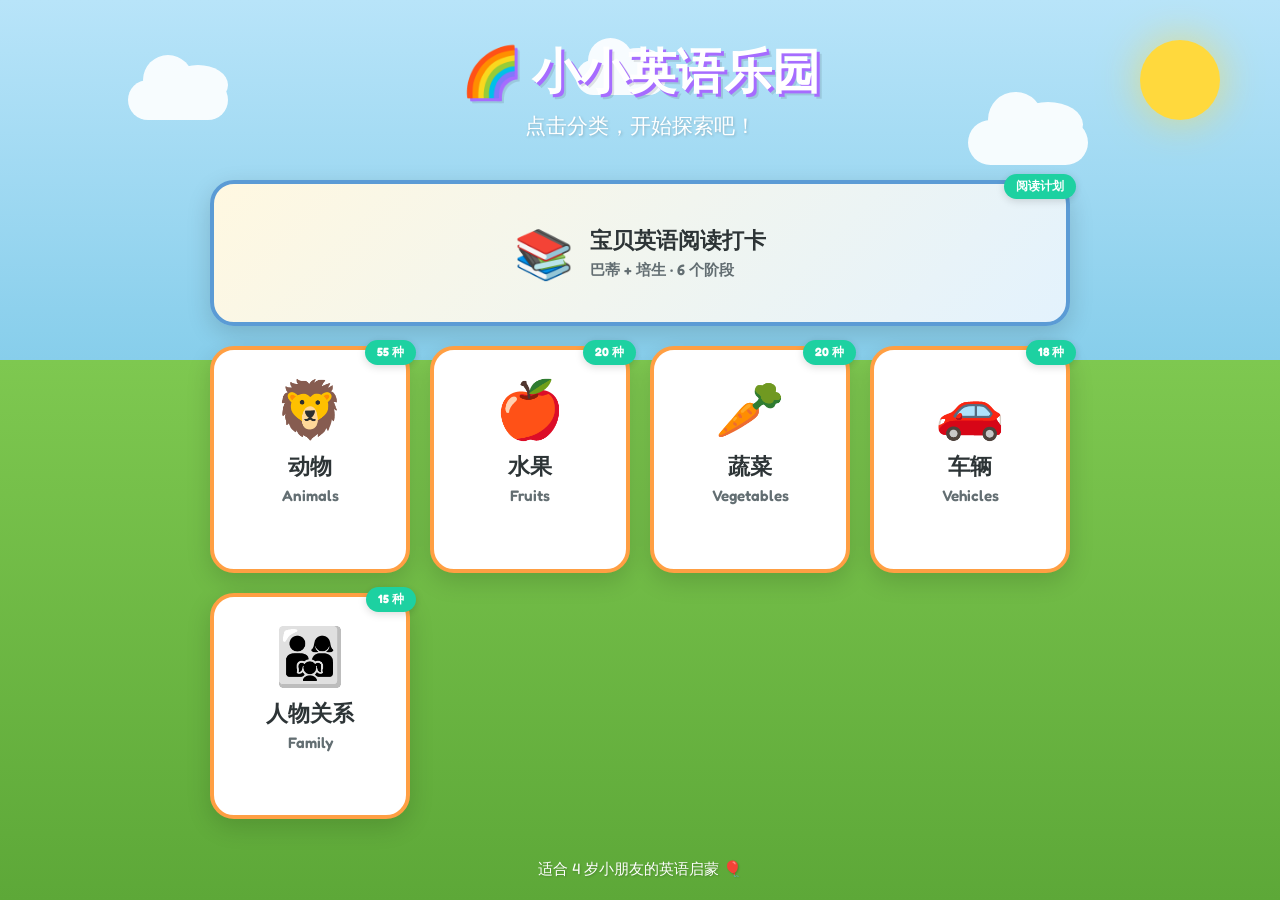
<file: index.html>
<!DOCTYPE html>
<html lang="zh-CN">
<head>
  <meta charset="UTF-8">
  <meta name="viewport" content="width=device-width, initial-scale=1.0, maximum-scale=1.0, minimum-scale=1.0, viewport-fit=cover">
  <title>小小英语乐园 🌈</title>
  <link rel="preconnect" href="https://fonts.googleapis.com">
  <link rel="preconnect" href="https://fonts.gstatic.com" crossorigin>
  <link href="https://fonts.googleapis.com/css2?family=Fredoka:wght@400;600;700&display=swap" rel="stylesheet">
  <link rel="stylesheet" href="css/style.css">
</head>
<body class="home-page">
  <div class="sky-bg">
    <div class="cloud cloud-1"></div>
    <div class="cloud cloud-2"></div>
    <div class="cloud cloud-3"></div>
    <div class="sun"></div>
  </div>

  <header class="header">
    <h1 class="title">🌈 小小英语乐园</h1>
    <p class="subtitle">点击分类，开始探索吧！</p>
  </header>

  <main class="categories">
    <a href="reading-checkin.html" class="category-card category-active category-featured">
      <div class="card-icon">📚</div>
      <div>
        <h2>宝贝英语阅读打卡</h2>
        <p>巴蒂 + 培生 · 6 个阶段</p>
      </div>
      <span class="badge">阅读计划</span>
    </a>

    <a href="animals.html" class="category-card category-active">
      <div class="card-icon">🦁</div>
      <h2>动物</h2>
      <p>Animals</p>
      <span class="badge">55 种</span>
    </a>

    <a href="fruits.html" class="category-card category-active">
      <div class="card-icon">🍎</div>
      <h2>水果</h2>
      <p>Fruits</p>
      <span class="badge">20 种</span>
    </a>

    <a href="vegetables.html" class="category-card category-active">
      <div class="card-icon">🥕</div>
      <h2>蔬菜</h2>
      <p>Vegetables</p>
      <span class="badge">20 种</span>
    </a>

    <a href="vehicles.html" class="category-card category-active">
      <div class="card-icon">🚗</div>
      <h2>车辆</h2>
      <p>Vehicles</p>
      <span class="badge">18 种</span>
    </a>

    <a href="family.html" class="category-card category-active">
      <div class="card-icon">👨‍👩‍👧</div>
      <h2>人物关系</h2>
      <p>Family</p>
      <span class="badge">15 种</span>
    </a>
  </main>

  <footer class="footer">
    <p>适合 4 岁小朋友的英语启蒙 🎈</p>
  </footer>
</body>
</html>
</file>
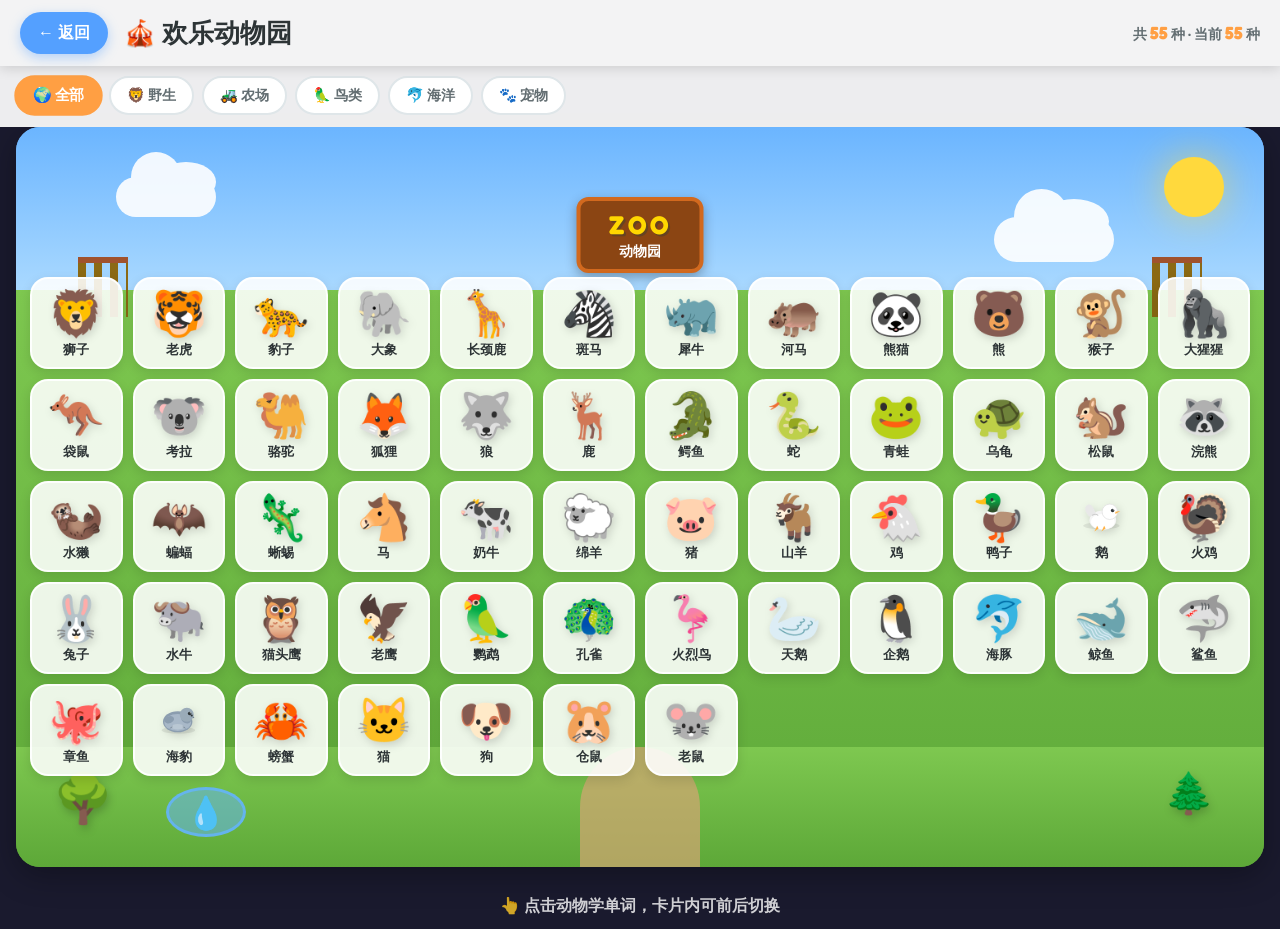
<file: animals.html>
<!DOCTYPE html>
<html lang="zh-CN">
<head>
  <meta charset="UTF-8">
  <meta name="viewport" content="width=device-width, initial-scale=1.0, maximum-scale=1.0, minimum-scale=1.0, viewport-fit=cover">
  <title>动物园 🦁 - 小小英语乐园</title>
  <link rel="preconnect" href="https://fonts.googleapis.com">
  <link rel="preconnect" href="https://fonts.gstatic.com" crossorigin>
  <link href="https://fonts.googleapis.com/css2?family=Fredoka:wght@400;600;700&display=swap" rel="stylesheet">
  <link rel="stylesheet" href="css/style.css">
</head>
<body class="scene-page zoo-page">
  <nav class="top-nav">
    <a href="index.html" class="back-btn" aria-label="返回首页">← 返回</a>
    <h1 class="scene-title">🎪 欢乐动物园</h1>
    <span class="item-count">共 <strong id="itemCount">0</strong> 种 · 当前 <strong id="visibleCount">0</strong> 种</span>
  </nav>
  <div class="zone-tabs" id="zoneTabs"></div>
  <div class="learning-scene zoo-scene">
    <div class="scene-sky zoo-sky">
      <div class="cloud cloud-1"></div>
      <div class="cloud cloud-2"></div>
      <div class="sun"></div>
    </div>
    <div class="scene-sign zoo-sign"><span>ZOO</span><small>动物园</small></div>
    <div class="fence fence-left"></div>
    <div class="fence fence-right"></div>
    <div class="scene-ground zoo-ground">
      <div class="path"></div>
      <div class="tree tree-1">🌳</div>
      <div class="tree tree-2">🌲</div>
      <div class="pond">💧</div>
    </div>
    <div class="items-container" id="itemsContainer"></div>
  </div>
  <div class="item-modal" id="itemModal" aria-hidden="true">
    <div class="modal-backdrop" id="modalBackdrop"></div>
    <div class="modal-layout">
      <button class="modal-nav modal-prev" id="modalPrev" aria-label="上一个" type="button">◀</button>
      <div class="modal-content" role="dialog">
        <button class="modal-close" id="modalClose" aria-label="关闭" type="button">✕</button>
        <p class="modal-index" id="modalIndex"></p>
        <div class="modal-item-icon" id="modalIcon"></div>
        <h2 class="modal-english" id="modalEnglish"></h2>
        <p class="modal-chinese" id="modalChinese"></p>
        <div class="modal-sentence">
          <p class="sentence-en" id="modalSentenceEn"></p>
          <p class="sentence-zh" id="modalSentenceZh"></p>
        </div>
        <button class="replay-btn" id="replayBtn" type="button">🔊 再读一遍</button>
      </div>
      <button class="modal-nav modal-next" id="modalNext" aria-label="下一个" type="button">▶</button>
    </div>
  </div>
  <p class="hint">👆 点击动物学单词，卡片内可前后切换</p>
  <script src="js/icons.js"></script>
  <script src="js/sentences.js"></script>
  <script src="js/speech.js"></script>
  <script src="js/scene.js"></script>
  <script src="js/animals.js"></script>
</body>
</html>
</file>
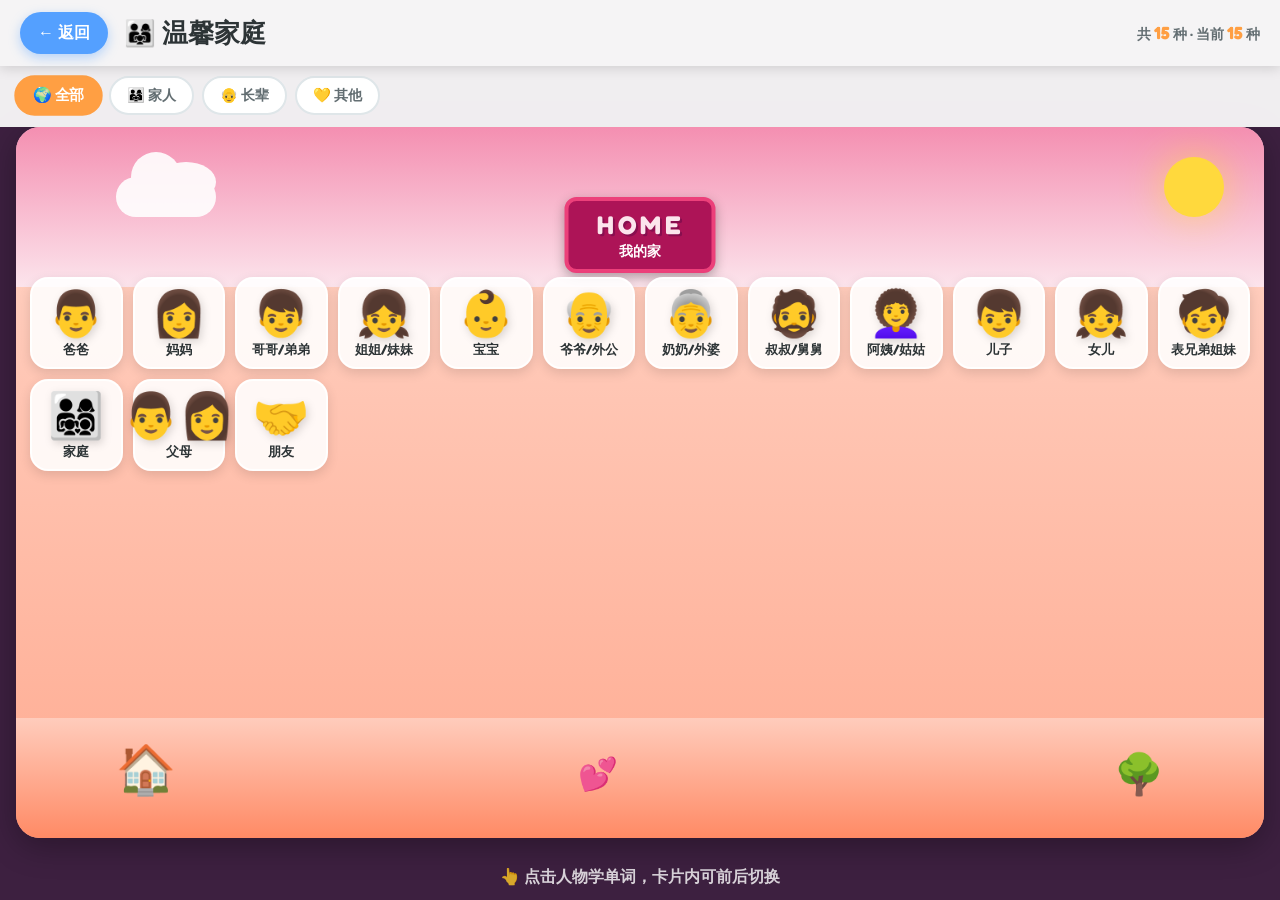
<file: family.html>
<!DOCTYPE html>
<html lang="zh-CN">
<head>
  <meta charset="UTF-8">
  <meta name="viewport" content="width=device-width, initial-scale=1.0, maximum-scale=1.0, minimum-scale=1.0, viewport-fit=cover">
  <title>我的家庭 👨‍👩‍👧 - 小小英语乐园</title>
  <link rel="preconnect" href="https://fonts.googleapis.com">
  <link rel="preconnect" href="https://fonts.gstatic.com" crossorigin>
  <link href="https://fonts.googleapis.com/css2?family=Fredoka:wght@400;600;700&display=swap" rel="stylesheet">
  <link rel="stylesheet" href="css/style.css">
</head>
<body class="scene-page family-page">
  <nav class="top-nav">
    <a href="index.html" class="back-btn" aria-label="返回首页">← 返回</a>
    <h1 class="scene-title">👨‍👩‍👧 温馨家庭</h1>
    <span class="item-count">共 <strong id="itemCount">0</strong> 种 · 当前 <strong id="visibleCount">0</strong> 种</span>
  </nav>
  <div class="zone-tabs" id="zoneTabs"></div>
  <div class="learning-scene family-scene">
    <div class="scene-sky home-sky">
      <div class="cloud cloud-1"></div>
      <div class="sun"></div>
    </div>
    <div class="scene-sign home-sign"><span>HOME</span><small>我的家</small></div>
    <div class="scene-ground home-ground">
      <div class="home-house">🏠</div>
      <div class="home-heart">💕</div>
      <div class="home-tree">🌳</div>
    </div>
    <div class="items-container" id="itemsContainer"></div>
  </div>
  <div class="item-modal" id="itemModal" aria-hidden="true">
    <div class="modal-backdrop" id="modalBackdrop"></div>
    <div class="modal-layout">
      <button class="modal-nav modal-prev" id="modalPrev" aria-label="上一个" type="button">◀</button>
      <div class="modal-content" role="dialog">
        <button class="modal-close" id="modalClose" aria-label="关闭" type="button">✕</button>
        <p class="modal-index" id="modalIndex"></p>
        <div class="modal-item-icon" id="modalIcon"></div>
        <h2 class="modal-english" id="modalEnglish"></h2>
        <p class="modal-chinese" id="modalChinese"></p>
        <div class="modal-sentence">
          <p class="sentence-en" id="modalSentenceEn"></p>
          <p class="sentence-zh" id="modalSentenceZh"></p>
        </div>
        <button class="replay-btn" id="replayBtn" type="button">🔊 再读一遍</button>
      </div>
      <button class="modal-nav modal-next" id="modalNext" aria-label="下一个" type="button">▶</button>
    </div>
  </div>
  <p class="hint">👆 点击人物学单词，卡片内可前后切换</p>
  <script src="js/speech.js"></script>
  <script src="js/scene.js"></script>
  <script src="js/family.js"></script>
</body>
</html>
</file>
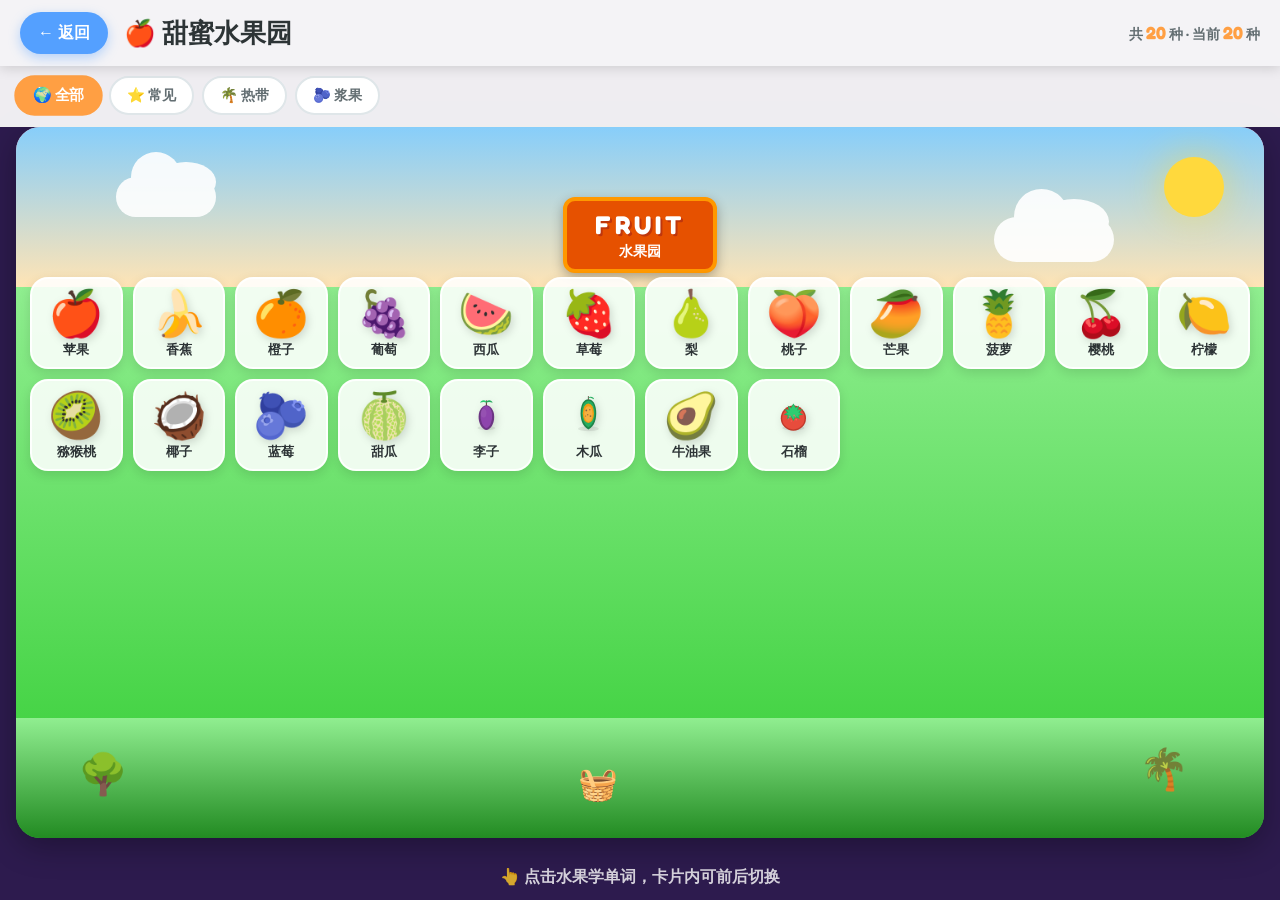
<file: fruits.html>
<!DOCTYPE html>
<html lang="zh-CN">
<head>
  <meta charset="UTF-8">
  <meta name="viewport" content="width=device-width, initial-scale=1.0, maximum-scale=1.0, minimum-scale=1.0, viewport-fit=cover">
  <title>水果园 🍎 - 小小英语乐园</title>
  <link rel="preconnect" href="https://fonts.googleapis.com">
  <link rel="preconnect" href="https://fonts.gstatic.com" crossorigin>
  <link href="https://fonts.googleapis.com/css2?family=Fredoka:wght@400;600;700&display=swap" rel="stylesheet">
  <link rel="stylesheet" href="css/style.css">
</head>
<body class="scene-page fruits-page">
  <nav class="top-nav">
    <a href="index.html" class="back-btn" aria-label="返回首页">← 返回</a>
    <h1 class="scene-title">🍎 甜蜜水果园</h1>
    <span class="item-count">共 <strong id="itemCount">0</strong> 种 · 当前 <strong id="visibleCount">0</strong> 种</span>
  </nav>
  <div class="zone-tabs" id="zoneTabs"></div>
  <div class="learning-scene fruits-scene">
    <div class="scene-sky fruits-sky">
      <div class="cloud cloud-1"></div>
      <div class="cloud cloud-2"></div>
      <div class="sun"></div>
    </div>
    <div class="scene-sign fruits-sign"><span>FRUIT</span><small>水果园</small></div>
    <div class="scene-ground fruits-ground">
      <div class="fruit-tree tree-1">🌳</div>
      <div class="fruit-tree tree-2">🌴</div>
      <div class="fruit-basket">🧺</div>
    </div>
    <div class="items-container" id="itemsContainer"></div>
  </div>
  <div class="item-modal" id="itemModal" aria-hidden="true">
    <div class="modal-backdrop" id="modalBackdrop"></div>
    <div class="modal-layout">
      <button class="modal-nav modal-prev" id="modalPrev" aria-label="上一个" type="button">◀</button>
      <div class="modal-content" role="dialog">
        <button class="modal-close" id="modalClose" aria-label="关闭" type="button">✕</button>
        <p class="modal-index" id="modalIndex"></p>
        <div class="modal-item-icon" id="modalIcon"></div>
        <h2 class="modal-english" id="modalEnglish"></h2>
        <p class="modal-chinese" id="modalChinese"></p>
        <div class="modal-sentence">
          <p class="sentence-en" id="modalSentenceEn"></p>
          <p class="sentence-zh" id="modalSentenceZh"></p>
        </div>
        <button class="replay-btn" id="replayBtn" type="button">🔊 再读一遍</button>
      </div>
      <button class="modal-nav modal-next" id="modalNext" aria-label="下一个" type="button">▶</button>
    </div>
  </div>
  <p class="hint">👆 点击水果学单词，卡片内可前后切换</p>
  <script src="js/icons.js"></script>
  <script src="js/speech.js"></script>
  <script src="js/scene.js"></script>
  <script src="js/fruits.js"></script>
</body>
</html>
</file>
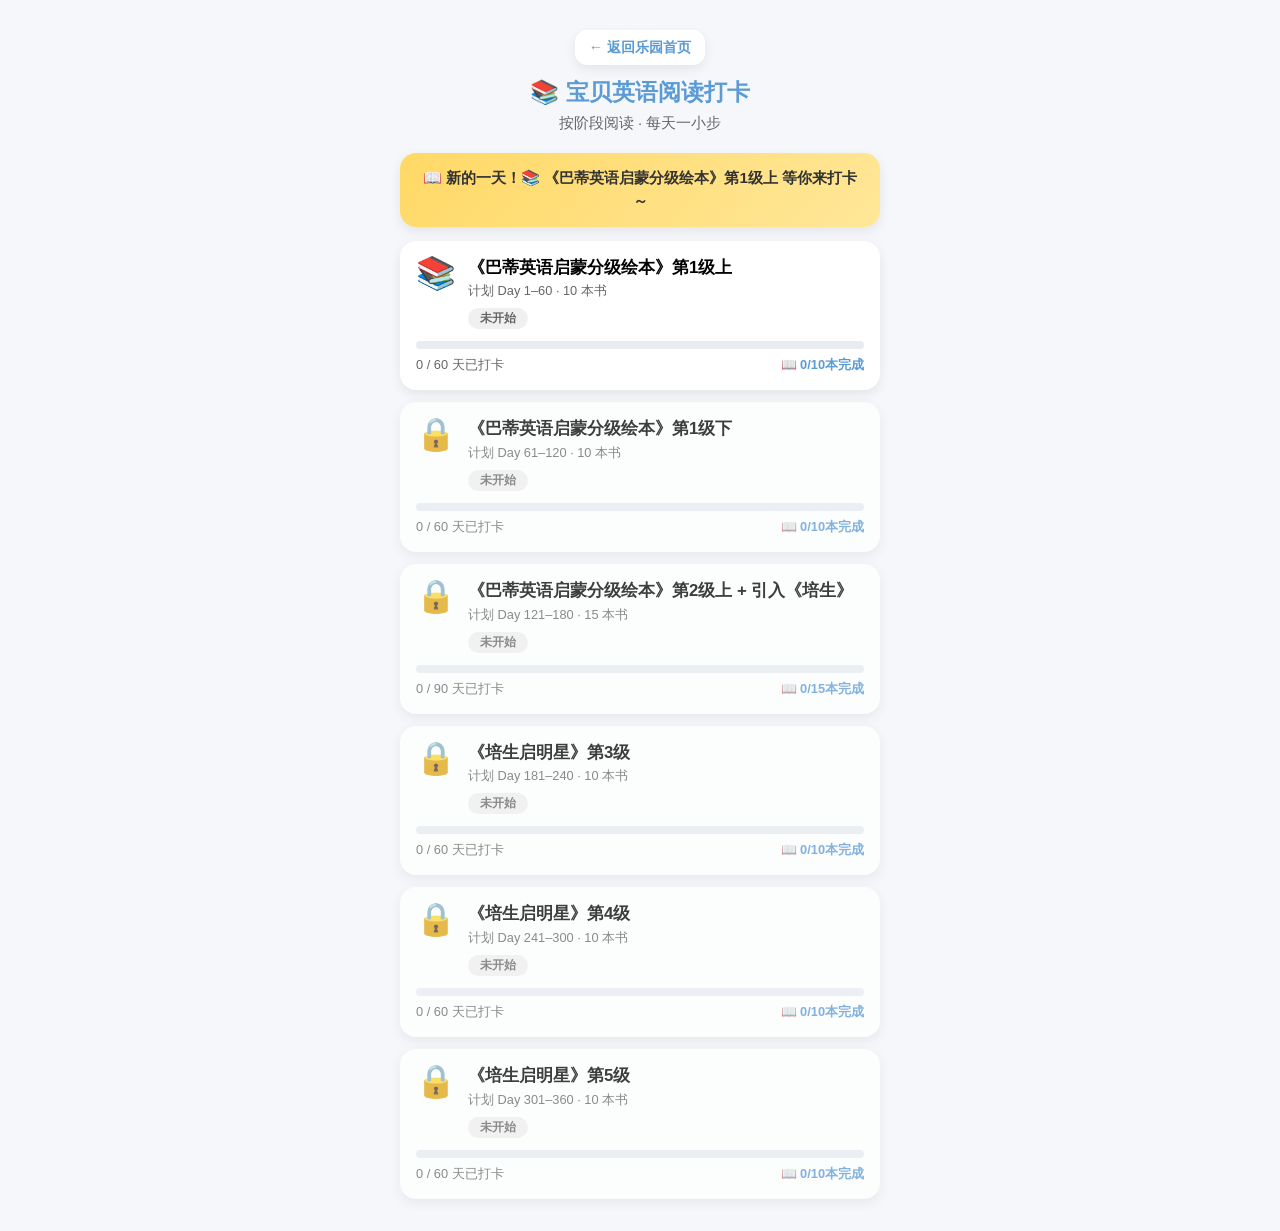
<file: reading-checkin.html>
<!DOCTYPE html>
<html lang="zh-CN">
<head>
  <meta charset="UTF-8">
  <meta name="viewport" content="width=device-width, initial-scale=1.0, maximum-scale=1.0, viewport-fit=cover">
  <title>宝贝英语阅读打卡</title>
  <style>
    :root {
      --primary: #5B9BD5;
      --primary-light: #7EC8E3;
      --secondary: #FFD966;
      --bg: #F5F7FA;
      --card: #FFFFFF;
      --done: #52C41A;
      --doing: #1890FF;
      --todo: #D9D9D9;
      --text: #333333;
      --text-muted: #666666;
      --progress-bg: #E8ECF1;
      --dot-off: #E0E0E0;
      --shadow: 0 4px 12px rgba(0, 0, 0, 0.08);
      --radius: 16px;
    }

    * { box-sizing: border-box; margin: 0; padding: 0; }

    body {
      font-family: "Comic Sans MS", "Yuanti SC", "YouYuan", "STYuanti-SC-Regular", "PingFang SC", cursive, sans-serif;
      background: var(--bg);
      color: var(--text);
      min-height: 100vh;
      padding: 12px 14px 32px;
      -webkit-tap-highlight-color: transparent;
    }

    #app { max-width: 480px; margin: 0 auto; position: relative; }

    /* 页面切换淡入淡出 */
    .page {
      display: none;
      opacity: 0;
      transition: opacity 0.3s ease;
    }

    .page.active {
      display: block;
      opacity: 1;
      animation: pageFadeIn 0.3s ease forwards;
    }

    @keyframes pageFadeIn {
      from { opacity: 0; transform: translateY(8px); }
      to { opacity: 1; transform: translateY(0); }
    }

    /* 每日欢迎条 */
    .daily-banner {
      background: linear-gradient(135deg, var(--secondary) 0%, #ffe799 100%);
      border-radius: var(--radius);
      padding: 14px 16px;
      margin-bottom: 14px;
      box-shadow: var(--shadow);
      font-size: 0.95rem;
      font-weight: 700;
      color: var(--text);
      text-align: center;
      line-height: 1.5;
      animation: pageFadeIn 0.4s ease;
    }

    .daily-banner.hidden { display: none; }

    /* —— 首页 —— */
    .home-header {
      text-align: center;
      padding: 18px 8px 20px;
    }

    .home-to-index {
      display: inline-block;
      margin-bottom: 12px;
      font-size: 0.9rem;
      font-weight: 600;
      color: var(--primary);
      text-decoration: none;
      background: var(--card);
      padding: 8px 14px;
      border-radius: 12px;
      box-shadow: var(--shadow);
    }

    .home-header h1 {
      font-size: 1.45rem;
      font-weight: 700;
      color: var(--primary);
    }

    .home-header p {
      margin-top: 6px;
      color: var(--text-muted);
      font-size: 0.92rem;
    }

    #stage-list {
      display: flex;
      flex-direction: column;
      gap: 12px;
    }

    .stage-card {
      display: block;
      width: 100%;
      text-align: left;
      border: none;
      background: var(--card);
      border-radius: var(--radius);
      box-shadow: var(--shadow);
      padding: 16px;
      cursor: pointer;
      position: relative;
      transition: transform 0.15s ease;
    }

    .stage-card:active { transform: scale(0.98); }

    .stage-card.is-locked { opacity: 0.75; }

    .stage-card-top {
      display: flex;
      align-items: flex-start;
      gap: 12px;
    }

    .stage-emoji {
      font-size: 2rem;
      line-height: 1;
      flex-shrink: 0;
    }

    .stage-name {
      font-size: 1.05rem;
      font-weight: 700;
      line-height: 1.35;
    }

    .stage-meta {
      margin-top: 4px;
      font-size: 0.8rem;
      color: var(--text-muted);
    }

    .stage-status {
      display: inline-block;
      margin-top: 8px;
      font-size: 12px;
      font-weight: 600;
      padding: 2px 12px;
      border-radius: 20px;
    }

    .stage-status.todo { background: #f0f0f0; color: var(--text-muted); }
    .stage-status.doing { background: rgba(24, 144, 255, 0.12); color: var(--doing); }
    .stage-status.done { background: rgba(82, 196, 26, 0.12); color: var(--done); }

    .stage-progress-bar {
      margin-top: 12px;
      height: 8px;
      background: var(--progress-bg);
      border-radius: 999px;
      overflow: hidden;
    }

    .stage-progress-fill {
      height: 100%;
      background: linear-gradient(90deg, var(--primary) 0%, var(--primary-light) 100%);
      border-radius: 999px;
      transition: width 0.5s ease;
    }

    .stage-footer {
      display: flex;
      justify-content: space-between;
      align-items: center;
      margin-top: 8px;
      font-size: 0.8rem;
      color: var(--text-muted);
    }

    .stage-books-done {
      font-weight: 700;
      color: var(--primary);
    }

    /* —— 详情页 —— */
    .detail-day-bar {
      text-align: center;
      font-size: 0.95rem;
      font-weight: 700;
      color: var(--primary);
      background: var(--card);
      border-radius: 12px;
      padding: 10px;
      margin-bottom: 12px;
      box-shadow: var(--shadow);
    }

    .detail-nav {
      display: grid;
      grid-template-columns: 64px 1fr;
      align-items: center;
      gap: 8px;
      margin-bottom: 12px;
    }

    .btn-back {
      border: none;
      background: var(--card);
      box-shadow: var(--shadow);
      border-radius: 12px;
      padding: 10px 8px;
      font-size: 0.9rem;
      font-weight: 600;
      color: var(--text);
      cursor: pointer;
      font-family: inherit;
    }

    .nav-center { min-width: 0; }

    .nav-stage {
      font-size: 0.75rem;
      color: var(--text-muted);
      white-space: nowrap;
      overflow: hidden;
      text-overflow: ellipsis;
    }

    .nav-book {
      font-size: 1rem;
      font-weight: 700;
      white-space: nowrap;
      overflow: hidden;
      text-overflow: ellipsis;
    }

    /* 今日任务卡片 */
    .today-card {
      background: #FFF8E1;
      border: 2px solid var(--secondary);
      border-radius: var(--radius);
      padding: 18px 16px;
      box-shadow: var(--shadow);
      margin-bottom: 14px;
      transition: background 0.3s ease, border-color 0.3s ease;
    }

    .today-card.is-done {
      background: rgba(82, 196, 26, 0.1);
      border-color: var(--done);
    }

    .today-card-title {
      font-size: 0.95rem;
      font-weight: 700;
      margin-bottom: 12px;
      color: #b8860b;
    }

    .today-card.is-done .today-card-title { color: var(--done); }

    .today-card-body {
      font-size: 1.1rem;
      line-height: 1.7;
      font-weight: 600;
      word-break: break-word;
      /* 固定至少 2 行：1.1rem × 1.7 × 2 ≈ 3.74rem；超过 2 行自动增高 */
      min-height: calc(1.1rem * 1.7 * 2);
    }

    .today-card-done-msg {
      font-size: 1.25rem;
      font-weight: 700;
      color: var(--done);
      text-align: center;
      /* 完成态也占满 2 行区域，垂直居中 */
      min-height: calc(1.1rem * 1.7 * 2);
      display: flex;
      align-items: center;
      justify-content: center;
      padding: 0;
    }

    /* 6 天圆点 */
    .dots-section {
      background: var(--card);
      border-radius: var(--radius);
      padding: 16px 8px 14px;
      box-shadow: var(--shadow);
      margin-bottom: 14px;
    }

    .dots-section-title {
      font-size: 0.85rem;
      font-weight: 700;
      color: var(--text-muted);
      text-align: center;
      margin-bottom: 14px;
    }

    .dots-row {
      display: grid;
      grid-template-columns: repeat(6, 1fr);
      gap: 2px;
    }

    .dot-item {
      display: flex;
      flex-direction: column;
      align-items: center;
      gap: 5px;
      border: none;
      background: transparent;
      cursor: pointer;
      padding: 4px 2px;
      min-width: 0;
      font-family: inherit;
    }

    .dot-num {
      font-size: 0.75rem;
      color: var(--text-muted);
      font-weight: 600;
    }

    .dot-circle {
      width: 32px;
      height: 32px;
      min-width: 32px;
      min-height: 32px;
      border-radius: 50%;
      display: flex;
      align-items: center;
      justify-content: center;
      font-size: 0.85rem;
      background: var(--dot-off);
      color: var(--text-muted);
      transition: background 0.2s ease, transform 0.2s ease;
    }

    .dot-item.is-today .dot-circle {
      box-shadow: 0 0 0 3px rgba(91, 155, 213, 0.35);
      border: 2px solid var(--primary);
      background: #fff;
    }

    .dot-item.is-done .dot-circle {
      background: var(--done);
      color: #fff;
      border: none;
    }

    .dot-item.is-done .dot-circle::after { content: "✓"; font-weight: 700; }
    .dot-item.is-done .dot-circle { font-size: 0; }
    .dot-item.is-done .dot-circle::after { font-size: 1rem; }

    .dot-circle.dot-bounce {
      animation: dotElastic 0.45s cubic-bezier(0.34, 1.56, 0.64, 1);
    }

    @keyframes dotElastic {
      0% { transform: scale(1); }
      30% { transform: scale(0.7); }
      70% { transform: scale(1.15); }
      100% { transform: scale(1); }
    }

    .dot-label {
      font-size: 0.65rem;
      line-height: 1.2;
      color: var(--text-muted);
      text-align: center;
      font-weight: 600;
    }

    .dot-item.is-done .dot-label { color: var(--done); }
    .dot-item.is-today .dot-label { color: var(--text); }

    /* 书籍列表 */
    .book-list-section {
      background: var(--card);
      border-radius: var(--radius);
      padding: 12px;
      box-shadow: var(--shadow);
      margin-bottom: 14px;
      max-height: 220px;
      overflow-y: auto;
    }

    .book-list-title {
      font-size: 0.85rem;
      font-weight: 700;
      color: var(--text-muted);
      margin-bottom: 10px;
    }

    .book-card {
      display: flex;
      align-items: flex-start;
      gap: 12px;
      padding: 12px 16px;
      margin-bottom: 10px;
      border-radius: 12px;
      background: #fafafa;
      border: none;
      width: 100%;
      text-align: left;
      cursor: pointer;
      font-family: inherit;
      transition: background 0.2s ease;
    }

    .book-card:last-child { margin-bottom: 0; }

    .book-card.is-viewing {
      border-left: 4px solid var(--primary);
      background: rgba(91, 155, 213, 0.12);
      box-shadow: inset 0 0 0 1px rgba(91, 155, 213, 0.2);
    }

    .book-card.is-current:not(.is-viewing) {
      border-left: 4px solid var(--secondary);
      background: rgba(255, 217, 102, 0.12);
    }

    .book-card.is-complete { opacity: 0.85; }

    .book-card-num {
      flex-shrink: 0;
      width: 28px;
      height: 28px;
      border-radius: 50%;
      background: var(--progress-bg);
      color: var(--primary);
      font-size: 0.82rem;
      font-weight: 700;
      display: flex;
      align-items: center;
      justify-content: center;
      line-height: 1;
    }

    .book-card.is-viewing .book-card-num {
      background: var(--primary);
      color: #fff;
    }

    .book-card.is-current:not(.is-viewing) .book-card-num {
      background: var(--secondary);
      color: var(--text);
    }

    .book-card-content {
      flex: 1;
      min-width: 0;
    }

    .book-card-name {
      font-size: 0.9rem;
      font-weight: 700;
    }

    .book-card-meta {
      font-size: 0.75rem;
      color: var(--text-muted);
      margin-top: 4px;
    }

    /* 快捷操作 */
    .action-area { margin-bottom: 12px; text-align: center; }

    .btn-checkin {
      display: block;
      width: 100%;
      border: none;
      background: linear-gradient(135deg, var(--primary) 0%, var(--primary-light) 100%);
      color: #fff;
      font-size: 1.15rem;
      font-weight: 700;
      padding: 16px;
      border-radius: 14px;
      cursor: pointer;
      box-shadow: 0 6px 16px rgba(91, 155, 213, 0.4);
      font-family: inherit;
    }

    .btn-checkin:active { transform: scale(0.97); }

    .encourage {
      background: rgba(82, 196, 26, 0.1);
      border: 1px solid rgba(82, 196, 26, 0.3);
      border-radius: 14px;
      padding: 16px;
      font-size: 1.05rem;
      font-weight: 700;
      color: var(--done);
    }

    .helper-tip {
      text-align: center;
      font-size: 0.8rem;
      color: var(--text-muted);
      margin-bottom: 14px;
    }

    .book-nav {
      display: flex;
      gap: 8px;
      margin-bottom: 12px;
    }

    .book-nav button {
      flex: 1;
      border: none;
      background: var(--card);
      box-shadow: var(--shadow);
      border-radius: 12px;
      padding: 10px;
      font-size: 0.85rem;
      font-weight: 600;
      cursor: pointer;
      font-family: inherit;
    }

    .book-nav button:disabled { opacity: 0.4; cursor: not-allowed; }

    .btn-reset {
      display: block;
      width: 100%;
      border: 1px dashed var(--todo);
      background: transparent;
      color: var(--text-muted);
      border-radius: 12px;
      padding: 12px;
      font-size: 0.85rem;
      cursor: pointer;
      font-family: inherit;
    }

    /* 完成一本书 — 浮动通知 */
    .toast {
      position: fixed;
      top: 50%;
      left: 50%;
      transform: translate(-50%, -50%) scale(0.8);
      background: var(--card);
      border-radius: var(--radius);
      padding: 24px 32px;
      box-shadow: 0 8px 32px rgba(0, 0, 0, 0.18);
      font-size: 1.2rem;
      font-weight: 700;
      color: var(--text);
      z-index: 1000;
      opacity: 0;
      pointer-events: none;
      transition: opacity 0.3s ease, transform 0.3s ease;
    }

    .toast.show {
      opacity: 1;
      transform: translate(-50%, -50%) scale(1);
      pointer-events: auto;
    }

    /* 完成阶段 — 全屏庆祝 */
    .celebration-overlay {
      position: fixed;
      inset: 0;
      background: rgba(0, 0, 0, 0.55);
      z-index: 2000;
      display: none;
      align-items: center;
      justify-content: center;
      flex-direction: column;
      cursor: pointer;
    }

    .celebration-overlay.show { display: flex; animation: pageFadeIn 0.3s ease; }

    .celebration-text {
      font-size: 1.6rem;
      font-weight: 700;
      color: #fff;
      text-align: center;
      padding: 20px;
      text-shadow: 0 2px 8px rgba(0, 0, 0, 0.3);
      z-index: 2002;
    }

    .celebration-hint {
      font-size: 0.9rem;
      color: rgba(255, 255, 255, 0.8);
      margin-top: 8px;
      z-index: 2002;
    }

    .confetti-container {
      position: fixed;
      inset: 0;
      pointer-events: none;
      overflow: hidden;
      z-index: 2001;
    }

    .confetti-item {
      position: absolute;
      top: -40px;
      font-size: 1.5rem;
      animation: confettiFall linear forwards;
    }

    @keyframes confettiFall {
      0% { transform: translateY(0) rotate(0deg); opacity: 1; }
      100% { transform: translateY(110vh) rotate(720deg); opacity: 0.3; }
    }
  </style>
</head>
<body>
  <div id="app">
    <!-- 首页 -->
    <div id="page-home" class="page active">
      <header class="home-header">
        <a href="index.html" class="home-to-index">← 返回乐园首页</a>
        <h1>📚 宝贝英语阅读打卡</h1>
        <p>按阶段阅读 · 每天一小步</p>
      </header>
      <div id="daily-banner" class="daily-banner hidden"></div>
      <div id="stage-list"></div>
    </div>

    <!-- 详情页 -->
    <div id="page-detail" class="page">
      <div class="detail-day-bar" id="detail-day-bar">📅 第1天 / 共60天</div>

      <nav class="detail-nav">
        <button type="button" class="btn-back" id="btn-back">← 返回</button>
        <div class="nav-center">
          <div class="nav-stage" id="nav-stage">阶段名</div>
          <div class="nav-book" id="nav-book">当前书名</div>
        </div>
      </nav>

      <section class="today-card" id="today-card">
        <div class="today-card-title" id="today-card-title">📌 今日任务 · 第1天/共6天</div>
        <div class="today-card-body" id="today-card-body">任务内容</div>
      </section>

      <section class="dots-section">
        <div class="dots-section-title">本书 6 天进度</div>
        <div class="dots-row" id="dots-row"></div>
      </section>

      <div class="action-area" id="action-area"></div>

      <p class="helper-tip">💡 点击灰色圆点可补打之前的卡</p>

      <section class="book-list-section">
        <div class="book-list-title">📚 书籍列表</div>
        <div id="book-list"></div>
      </section>

      <div class="book-nav">
        <button type="button" id="btn-prev-book">← 上一本</button>
        <button type="button" id="btn-next-book">下一本 →</button>
      </div>

      <button type="button" class="btn-reset" id="btn-reset">重置本阶段打卡</button>
    </div>
  </div>

  <!-- 完成一本书通知 -->
  <div id="toast" class="toast"></div>

  <!-- 完成阶段庆祝 -->
  <div id="celebration" class="celebration-overlay">
    <div class="confetti-container" id="confetti-container"></div>
    <div class="celebration-text" id="celebration-text">🎊 恭喜完成本阶段！</div>
    <div class="celebration-hint">点击任意处关闭</div>
  </div>

  <script src="js/reading-checkin.js"></script>
</body>
</html>
</file>
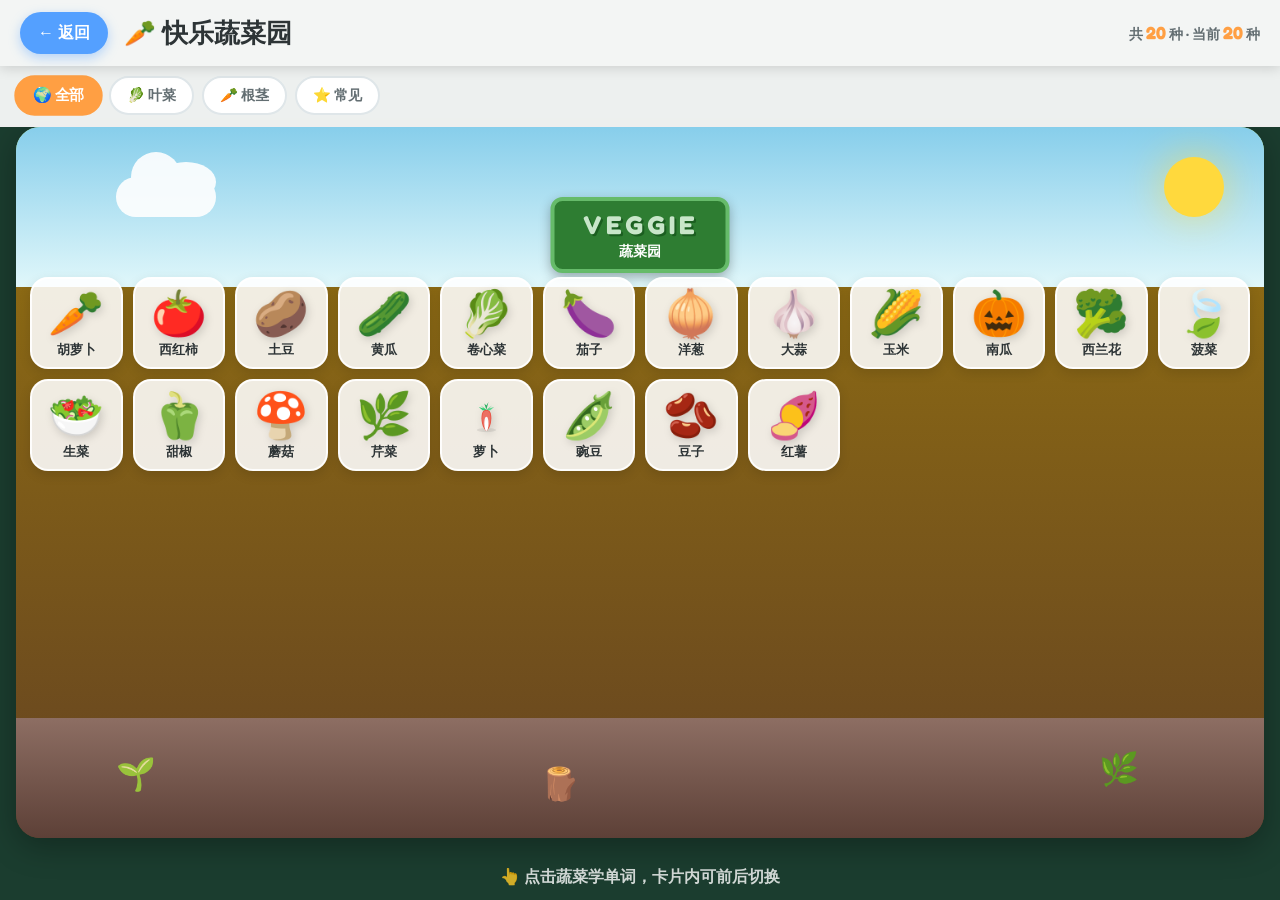
<file: vegetables.html>
<!DOCTYPE html>
<html lang="zh-CN">
<head>
  <meta charset="UTF-8">
  <meta name="viewport" content="width=device-width, initial-scale=1.0, maximum-scale=1.0, minimum-scale=1.0, viewport-fit=cover">
  <title>蔬菜园 🥕 - 小小英语乐园</title>
  <link rel="preconnect" href="https://fonts.googleapis.com">
  <link rel="preconnect" href="https://fonts.gstatic.com" crossorigin>
  <link href="https://fonts.googleapis.com/css2?family=Fredoka:wght@400;600;700&display=swap" rel="stylesheet">
  <link rel="stylesheet" href="css/style.css">
</head>
<body class="scene-page vegetables-page">
  <nav class="top-nav">
    <a href="index.html" class="back-btn" aria-label="返回首页">← 返回</a>
    <h1 class="scene-title">🥕 快乐蔬菜园</h1>
    <span class="item-count">共 <strong id="itemCount">0</strong> 种 · 当前 <strong id="visibleCount">0</strong> 种</span>
  </nav>
  <div class="zone-tabs" id="zoneTabs"></div>
  <div class="learning-scene vegetables-scene">
    <div class="scene-sky veg-sky">
      <div class="cloud cloud-1"></div>
      <div class="sun"></div>
    </div>
    <div class="scene-sign veg-sign"><span>VEGGIE</span><small>蔬菜园</small></div>
    <div class="scene-ground veg-ground">
      <div class="veg-patch patch-1">🌱</div>
      <div class="veg-patch patch-2">🌿</div>
      <div class="veg-fence">🪵</div>
    </div>
    <div class="items-container" id="itemsContainer"></div>
  </div>
  <div class="item-modal" id="itemModal" aria-hidden="true">
    <div class="modal-backdrop" id="modalBackdrop"></div>
    <div class="modal-layout">
      <button class="modal-nav modal-prev" id="modalPrev" aria-label="上一个" type="button">◀</button>
      <div class="modal-content" role="dialog">
        <button class="modal-close" id="modalClose" aria-label="关闭" type="button">✕</button>
        <p class="modal-index" id="modalIndex"></p>
        <div class="modal-item-icon" id="modalIcon"></div>
        <h2 class="modal-english" id="modalEnglish"></h2>
        <p class="modal-chinese" id="modalChinese"></p>
        <div class="modal-sentence">
          <p class="sentence-en" id="modalSentenceEn"></p>
          <p class="sentence-zh" id="modalSentenceZh"></p>
        </div>
        <button class="replay-btn" id="replayBtn" type="button">🔊 再读一遍</button>
      </div>
      <button class="modal-nav modal-next" id="modalNext" aria-label="下一个" type="button">▶</button>
    </div>
  </div>
  <p class="hint">👆 点击蔬菜学单词，卡片内可前后切换</p>
  <script src="js/icons.js"></script>
  <script src="js/speech.js"></script>
  <script src="js/scene.js"></script>
  <script src="js/vegetables.js"></script>
</body>
</html>
</file>
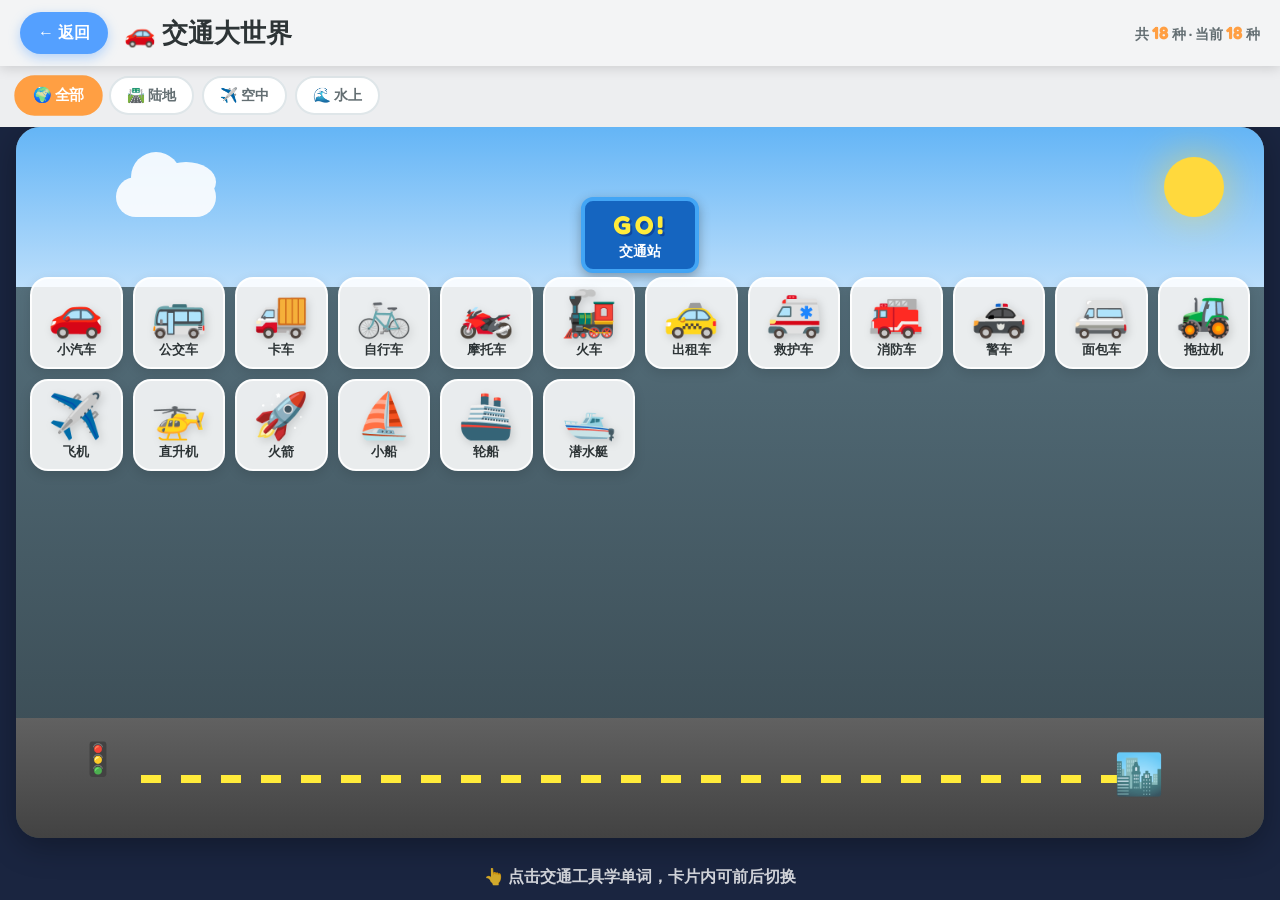
<file: vehicles.html>
<!DOCTYPE html>
<html lang="zh-CN">
<head>
  <meta charset="UTF-8">
  <meta name="viewport" content="width=device-width, initial-scale=1.0, maximum-scale=1.0, minimum-scale=1.0, viewport-fit=cover">
  <title>交通工具 🚗 - 小小英语乐园</title>
  <link rel="preconnect" href="https://fonts.googleapis.com">
  <link rel="preconnect" href="https://fonts.gstatic.com" crossorigin>
  <link href="https://fonts.googleapis.com/css2?family=Fredoka:wght@400;600;700&display=swap" rel="stylesheet">
  <link rel="stylesheet" href="css/style.css">
</head>
<body class="scene-page vehicles-page">
  <nav class="top-nav">
    <a href="index.html" class="back-btn" aria-label="返回首页">← 返回</a>
    <h1 class="scene-title">🚗 交通大世界</h1>
    <span class="item-count">共 <strong id="itemCount">0</strong> 种 · 当前 <strong id="visibleCount">0</strong> 种</span>
  </nav>
  <div class="zone-tabs" id="zoneTabs"></div>
  <div class="learning-scene vehicles-scene">
    <div class="scene-sky road-sky">
      <div class="cloud cloud-1"></div>
      <div class="sun"></div>
    </div>
    <div class="scene-sign road-sign"><span>GO!</span><small>交通站</small></div>
    <div class="scene-ground road-ground">
      <div class="road-line"></div>
      <div class="road-car deco-1">🚦</div>
      <div class="road-car deco-2">🏙️</div>
    </div>
    <div class="items-container" id="itemsContainer"></div>
  </div>
  <div class="item-modal" id="itemModal" aria-hidden="true">
    <div class="modal-backdrop" id="modalBackdrop"></div>
    <div class="modal-layout">
      <button class="modal-nav modal-prev" id="modalPrev" aria-label="上一个" type="button">◀</button>
      <div class="modal-content" role="dialog">
        <button class="modal-close" id="modalClose" aria-label="关闭" type="button">✕</button>
        <p class="modal-index" id="modalIndex"></p>
        <div class="modal-item-icon" id="modalIcon"></div>
        <h2 class="modal-english" id="modalEnglish"></h2>
        <p class="modal-chinese" id="modalChinese"></p>
        <div class="modal-sentence">
          <p class="sentence-en" id="modalSentenceEn"></p>
          <p class="sentence-zh" id="modalSentenceZh"></p>
        </div>
        <button class="replay-btn" id="replayBtn" type="button">🔊 再读一遍</button>
      </div>
      <button class="modal-nav modal-next" id="modalNext" aria-label="下一个" type="button">▶</button>
    </div>
  </div>
  <p class="hint">👆 点击交通工具学单词，卡片内可前后切换</p>
  <script src="js/speech.js"></script>
  <script src="js/scene.js"></script>
  <script src="js/vehicles.js"></script>
</body>
</html>
</file>
<file: css/style.css>
/* ===== 基础样式 ===== */
*, *::before, *::after {
  box-sizing: border-box;
  margin: 0;
  padding: 0;
}

:root {
  --sky: #87CEEB;
  --sky-light: #B8E4F9;
  --grass: #7EC850;
  --grass-dark: #5DA838;
  --sun: #FFD93D;
  --white: #FFFFFF;
  --text: #2D3436;
  --pink: #FF6B9D;
  --purple: #A66CFF;
  --orange: #FF9F43;
  --blue: #54A0FF;
  --green: #1DD1A1;
  --shadow: rgba(0, 0, 0, 0.15);
  --font: 'Fredoka', 'Microsoft YaHei', sans-serif;
}

html {
  font-size: 16px;
  -webkit-text-size-adjust: 100%;
  text-size-adjust: 100%;
}

body {
  font-family: var(--font);
  color: var(--text);
  min-height: 100vh;
  min-height: 100dvh;
  overflow-x: hidden;
  -webkit-tap-highlight-color: transparent;
  user-select: none;
  padding-bottom: env(safe-area-inset-bottom, 0);
}

/* ===== 首页背景 ===== */
.home-page {
  background: linear-gradient(180deg, var(--sky-light) 0%, var(--sky) 40%, var(--grass) 40%, var(--grass-dark) 100%);
  min-height: 100vh;
  display: flex;
  flex-direction: column;
  align-items: center;
}

.sky-bg {
  position: fixed;
  inset: 0;
  pointer-events: none;
  z-index: 0;
}

.sun {
  position: absolute;
  top: 40px;
  right: 60px;
  width: 80px;
  height: 80px;
  background: var(--sun);
  border-radius: 50%;
  box-shadow: 0 0 40px rgba(255, 217, 61, 0.6);
  animation: pulse 3s ease-in-out infinite;
}

.cloud {
  position: absolute;
  background: white;
  border-radius: 50px;
  opacity: 0.9;
  animation: float 8s ease-in-out infinite;
}

.cloud::before, .cloud::after {
  content: '';
  position: absolute;
  background: white;
  border-radius: 50%;
}

.cloud-1 { width: 100px; height: 40px; top: 80px; left: 10%; animation-delay: 0s; }
.cloud-1::before { width: 50px; height: 50px; top: -25px; left: 15px; }
.cloud-1::after { width: 60px; height: 40px; top: -15px; left: 40px; }

.cloud-2 { width: 120px; height: 45px; top: 120px; right: 15%; animation-delay: -3s; }
.cloud-2::before { width: 55px; height: 55px; top: -28px; left: 20px; }
.cloud-2::after { width: 70px; height: 45px; top: -18px; left: 45px; }

.cloud-3 { width: 90px; height: 35px; top: 60px; left: 45%; animation-delay: -5s; }
.cloud-3::before { width: 45px; height: 45px; top: -22px; left: 12px; }
.cloud-3::after { width: 55px; height: 35px; top: -12px; left: 35px; }

@keyframes float {
  0%, 100% { transform: translateX(0); }
  50% { transform: translateX(20px); }
}

@keyframes pulse {
  0%, 100% { transform: scale(1); }
  50% { transform: scale(1.08); }
}

/* ===== 首页头部 ===== */
.header {
  position: relative;
  z-index: 1;
  text-align: center;
  padding: 40px 20px 20px;
}

.title {
  font-size: clamp(2rem, 6vw, 3rem);
  font-weight: 700;
  color: var(--white);
  text-shadow: 3px 3px 0 var(--purple), 5px 5px 0 rgba(0,0,0,0.1);
  margin-bottom: 8px;
}

.subtitle {
  font-size: clamp(1rem, 3vw, 1.3rem);
  color: var(--white);
  text-shadow: 1px 1px 3px rgba(0,0,0,0.2);
}

/* ===== 分类卡片 ===== */
.categories {
  position: relative;
  z-index: 1;
  display: grid;
  grid-template-columns: repeat(auto-fit, minmax(160px, 1fr));
  gap: 20px;
  padding: 20px;
  max-width: 900px;
  width: 100%;
  flex: 1;
}

.category-card {
  background: var(--white);
  border-radius: 24px;
  padding: 24px 16px;
  text-align: center;
  text-decoration: none;
  color: var(--text);
  box-shadow: 0 8px 24px var(--shadow);
  transition: transform 0.2s, box-shadow 0.2s;
  position: relative;
  cursor: pointer;
  border: 4px solid transparent;
}

.category-card:hover,
.category-card:active {
  transform: translateY(-6px) scale(1.03);
  box-shadow: 0 14px 32px rgba(0,0,0,0.2);
}

.category-active {
  border-color: var(--orange);
}

.category-active:hover {
  border-color: var(--pink);
}

.category-featured {
  grid-column: 1 / -1;
  display: flex;
  flex-direction: row;
  align-items: center;
  justify-content: center;
  gap: 16px;
  padding: 20px 24px;
  background: linear-gradient(135deg, #fff8e1 0%, #e3f2fd 100%);
  border-color: #5B9BD5;
}

.category-featured .card-icon {
  font-size: 3rem;
  margin-bottom: 0;
}

.category-featured h2 {
  margin-bottom: 2px;
}

.category-featured > div:not(.card-icon) {
  text-align: left;
}

.category-soon {
  opacity: 0.65;
  cursor: not-allowed;
  filter: grayscale(30%);
}

.category-soon:hover {
  transform: none;
  box-shadow: 0 8px 24px var(--shadow);
}

.card-icon {
  font-size: 3.5rem;
  margin-bottom: 8px;
  display: block;
  animation: bounce 2s ease-in-out infinite;
}

.category-soon .card-icon {
  animation: none;
}

@keyframes bounce {
  0%, 100% { transform: translateY(0); }
  50% { transform: translateY(-8px); }
}

.category-card h2 {
  font-size: 1.4rem;
  font-weight: 700;
  margin-bottom: 4px;
}

.category-card p {
  font-size: 0.95rem;
  color: #636e72;
  font-weight: 600;
}

.badge {
  position: absolute;
  top: -10px;
  right: -10px;
  background: var(--green);
  color: white;
  font-size: 0.75rem;
  font-weight: 700;
  padding: 4px 12px;
  border-radius: 20px;
  box-shadow: 0 2px 8px rgba(0,0,0,0.15);
}

.badge.soon {
  background: #b2bec3;
}

.footer {
  position: relative;
  z-index: 1;
  padding: 20px;
  text-align: center;
  color: var(--white);
  font-size: 0.95rem;
  text-shadow: 1px 1px 2px rgba(0,0,0,0.2);
}

/* ===== 学习场景通用 ===== */
.scene-page {
  min-height: 100vh;
  display: flex;
  flex-direction: column;
}

.zoo-page { background: #1a1a2e; }
.fruits-page { background: #2d1b4e; }
.vegetables-page { background: #1b3d2f; }
.vehicles-page { background: #1a2540; }
.family-page { background: #3d2040; }

.item-count,
.animal-count {
  margin-left: auto;
  font-size: 0.9rem;
  color: #636e72;
  font-weight: 600;
}

.item-count strong,
.animal-count strong {
  color: var(--orange);
  font-size: 1.1rem;
}

.learning-scene {
  position: relative;
  flex: 1;
  margin: 0 16px 16px;
  border-radius: 24px;
  box-shadow: 0 8px 32px rgba(0,0,0,0.3);
  overflow-y: auto;
  overflow-x: hidden;
  max-height: calc(100vh - 160px);
  max-height: calc(100dvh - 160px);
  -webkit-overflow-scrolling: touch;
}

.scene-sky {
  position: absolute;
  top: 0; left: 0; right: 0;
  height: 160px;
  pointer-events: none;
}

.scene-sign {
  position: absolute;
  top: 70px;
  left: 50%;
  transform: translateX(-50%);
  border-radius: 12px;
  padding: 8px 28px;
  text-align: center;
  z-index: 10;
  box-shadow: 0 4px 12px rgba(0,0,0,0.3);
}

.scene-sign span {
  display: block;
  font-size: 1.6rem;
  font-weight: 700;
  letter-spacing: 4px;
}

.scene-sign small {
  color: white;
  font-size: 0.85rem;
  font-weight: 600;
}

.scene-ground {
  position: absolute;
  bottom: 0; left: 0; right: 0;
  height: 120px;
  pointer-events: none;
}

.items-container,
.animals-container {
  position: relative;
  z-index: 20;
  display: grid;
  grid-template-columns: repeat(auto-fill, minmax(88px, 1fr));
  gap: 10px;
  padding: 150px 14px 130px;
  min-height: 400px;
}

.scene-item,
.animal {
  position: relative;
  display: flex;
  flex-direction: column;
  align-items: center;
  cursor: pointer;
  transition: transform 0.2s, box-shadow 0.2s;
  z-index: 20;
  background: rgba(255, 255, 255, 0.88);
  border-radius: 18px;
  padding: 12px 6px 8px;
  box-shadow: 0 4px 12px rgba(0, 0, 0, 0.12);
  border: 2px solid rgba(255, 255, 255, 0.9);
}

.scene-item:hover, .scene-item:active,
.animal:hover, .animal:active {
  transform: scale(1.08);
  box-shadow: 0 8px 20px rgba(0, 0, 0, 0.18);
}

.item-icon, .animal-icon {
  font-size: clamp(2rem, 6vw, 2.8rem);
  filter: drop-shadow(2px 3px 4px rgba(0,0,0,0.15));
  animation: itemIdle 3s ease-in-out infinite;
  line-height: 1;
  display: flex;
  align-items: center;
  justify-content: center;
}

.item-img, .animal-img,
.item-svg, .animal-svg {
  width: clamp(2rem, 6vw, 2.8rem);
  height: clamp(2rem, 6vw, 2.8rem);
  object-fit: contain;
  filter: drop-shadow(2px 3px 4px rgba(0,0,0,0.15));
  animation: itemIdle 3s ease-in-out infinite;
}

.item-svg svg, .animal-svg svg {
  width: 100%;
  height: 100%;
  display: block;
}

.item-label, .animal-label {
  margin-top: 6px;
  font-size: 0.8rem;
  font-weight: 700;
  color: var(--text);
  text-align: center;
}

.scene-item.clicked .item-icon,
.scene-item.clicked .item-img,
.scene-item.clicked .item-svg,
.animal.clicked .animal-icon,
.animal.clicked .animal-img,
.animal.clicked .animal-svg {
  animation: itemJump 0.5s ease;
}

@keyframes itemIdle {
  0%, 100% { transform: translateY(0); }
  50% { transform: translateY(-6px); }
}

@keyframes itemJump {
  0% { transform: translateY(0) scale(1); }
  30% { transform: translateY(-20px) scale(1.2); }
  60% { transform: translateY(-10px) scale(1.1); }
  100% { transform: translateY(0) scale(1); }
}

/* ===== 动物园场景 ===== */
.zoo-scene {
  background: linear-gradient(180deg, #6BB5FF 0%, #A8D8FF 22%, var(--grass) 22%, var(--grass-dark) 100%);
}

.zoo-sky, .fruits-sky, .veg-sky, .road-sky, .home-sky {
  background: linear-gradient(180deg, #6BB5FF 0%, #A8D8FF 100%);
}

.fruits-scene {
  background: linear-gradient(180deg, #FFB6C1 0%, #FFDAB9 22%, #90EE90 22%, #32CD32 100%);
}
.fruits-sky { background: linear-gradient(180deg, #87CEFA 0%, #FFE4B5 100%); }
.fruits-sign { background: #E65100; border: 4px solid #FF9800; }
.fruits-sign span { color: #FFF; text-shadow: 2px 2px 0 #BF360C; }
.fruits-ground { background: linear-gradient(180deg, #90EE90 0%, #228B22 100%); }
.fruit-tree { position: absolute; font-size: 2.5rem; z-index: 3; }
.fruit-tree.tree-1 { bottom: 40px; left: 5%; }
.fruit-tree.tree-2 { bottom: 45px; right: 6%; }
.fruit-basket { position: absolute; bottom: 35px; left: 45%; font-size: 2rem; }

.vegetables-scene {
  background: linear-gradient(180deg, #B8E986 0%, #D4EFDF 22%, #8B6914 22%, #654321 100%);
}
.veg-sky { background: linear-gradient(180deg, #87CEEB 0%, #E0F7FA 100%); }
.veg-sign { background: #2E7D32; border: 4px solid #66BB6A; }
.veg-sign span { color: #C8E6C9; text-shadow: 2px 2px 0 #1B5E20; }
.veg-ground { background: linear-gradient(180deg, #8D6E63 0%, #5D4037 100%); }
.veg-patch { position: absolute; font-size: 2rem; z-index: 3; }
.veg-patch.patch-1 { bottom: 45px; left: 8%; }
.veg-patch.patch-2 { bottom: 50px; right: 10%; }
.veg-fence { position: absolute; bottom: 35px; left: 42%; font-size: 2rem; }

.vehicles-scene {
  background: linear-gradient(180deg, #78909C 0%, #B0BEC5 22%, #546E7A 22%, #37474F 100%);
}
.road-sky { background: linear-gradient(180deg, #64B5F6 0%, #BBDEFB 100%); }
.road-sign { background: #1565C0; border: 4px solid #42A5F5; }
.road-sign span { color: #FFEB3B; text-shadow: 2px 2px 0 #0D47A1; }
.road-ground { background: linear-gradient(180deg, #616161 0%, #424242 100%); }
.road-line {
  position: absolute; bottom: 55px; left: 10%; right: 10%;
  height: 8px; background: repeating-linear-gradient(90deg, #FFEB3B 0 20px, transparent 20px 40px);
}
.road-car { position: absolute; font-size: 2rem; z-index: 3; }
.road-car.deco-1 { bottom: 60px; left: 5%; }
.road-car.deco-2 { bottom: 40px; right: 8%; font-size: 2.5rem; }

.family-scene {
  background: linear-gradient(180deg, #F8BBD0 0%, #FCE4EC 22%, #FFCCBC 22%, #FFAB91 100%);
}
.home-sky { background: linear-gradient(180deg, #F48FB1 0%, #FCE4EC 100%); }
.home-sign { background: #AD1457; border: 4px solid #EC407A; }
.home-sign span { color: #FCE4EC; text-shadow: 2px 2px 0 #880E4F; }
.home-ground { background: linear-gradient(180deg, #FFCCBC 0%, #FF8A65 100%); }
.home-house { position: absolute; bottom: 40px; left: 8%; font-size: 3rem; }
.home-heart { position: absolute; bottom: 45px; left: 45%; font-size: 2rem; }
.home-tree { position: absolute; bottom: 40px; right: 8%; font-size: 2.5rem; }

.scene-sky .sun { top: 30px; right: 40px; width: 60px; height: 60px; }
.scene-sky .cloud-1 { top: 50px; left: 8%; }
.scene-sky .cloud-2 { top: 90px; right: 12%; }

.zoo-sign {
  background: #8B4513;
  border: 4px solid #D2691E;
}

.zoo-sign span {
  color: #FFD700;
  text-shadow: 2px 2px 0 #654321;
}

.fence {
  position: absolute;
  top: 130px;
  width: 50px;
  height: 60px;
  z-index: 5;
  background: repeating-linear-gradient(90deg, #8B6914 0px, #8B6914 8px, transparent 8px, transparent 16px);
  border-top: 6px solid #A0522D;
}
.fence-left { left: 5%; }
.fence-right { right: 5%; }

.zoo-ground {
  background: linear-gradient(180deg, var(--grass) 0%, var(--grass-dark) 100%);
}

.path {
  position: absolute;
  bottom: 0; left: 50%;
  transform: translateX(-50%);
  width: 120px; height: 100%;
  background: #D4A574;
  border-radius: 60px 60px 0 0;
  opacity: 0.7;
}

.tree { position: absolute; font-size: 3rem; z-index: 3; filter: drop-shadow(2px 4px 4px rgba(0,0,0,0.2)); }
.tree-1 { bottom: 40px; left: 3%; }
.tree-2 { bottom: 50px; right: 4%; font-size: 2.5rem; }

.pond {
  position: absolute;
  bottom: 30px; left: 12%;
  font-size: 2rem;
  background: rgba(100, 180, 255, 0.5);
  width: 80px; height: 50px;
  border-radius: 50%;
  display: flex; align-items: center; justify-content: center;
  border: 3px solid rgba(100, 180, 255, 0.8);
}

/* ===== 弹窗 ===== */
.item-modal,
.animal-modal {
  position: fixed;
  inset: 0;
  z-index: 1000;
  display: flex;
  align-items: center;
  justify-content: center;
  opacity: 0;
  visibility: hidden;
  transition: opacity 0.3s, visibility 0.3s;
}

.item-modal.show,
.animal-modal.show {
  opacity: 1;
  visibility: visible;
}

.item-modal.show .modal-content,
.animal-modal.show .modal-content {
  transform: scale(1) translateY(0);
}

.modal-item-icon,
.modal-animal-icon {
  font-size: 5rem;
  margin-bottom: 12px;
  animation: modalBounce 0.6s ease;
  display: flex;
  align-items: center;
  justify-content: center;
}

.modal-item-icon .item-img,
.modal-animal-icon .animal-img,
.modal-item-icon .item-svg,
.modal-animal-icon .animal-svg,
img.modal-item-icon,
img.modal-animal-icon {
  width: 5rem;
  height: 5rem;
  object-fit: contain;
}

.top-nav {
  display: flex;
  align-items: center;
  gap: 16px;
  padding: 12px 20px;
  background: rgba(255,255,255,0.95);
  box-shadow: 0 2px 12px var(--shadow);
  z-index: 100;
}

.back-btn {
  display: inline-flex;
  align-items: center;
  padding: 10px 18px;
  background: var(--blue);
  color: white;
  text-decoration: none;
  border-radius: 30px;
  font-weight: 700;
  font-size: 1rem;
  transition: transform 0.15s, background 0.15s;
  box-shadow: 0 4px 12px rgba(84, 160, 255, 0.4);
}

.back-btn:hover,
.back-btn:active {
  transform: scale(1.05);
  background: #3d8bf0;
}

.scene-title {
  font-size: clamp(1.2rem, 4vw, 1.6rem);
  font-weight: 700;
  color: var(--text);
}

.animal-count {
  margin-left: auto;
  font-size: 0.9rem;
  color: #636e72;
  font-weight: 600;
}

.animal-count strong {
  color: var(--orange);
  font-size: 1.1rem;
}

.zone-tabs {
  display: flex;
  gap: 8px;
  padding: 10px 16px;
  overflow-x: auto;
  background: rgba(255, 255, 255, 0.92);
  border-bottom: 2px solid #eee;
  z-index: 99;
  -webkit-overflow-scrolling: touch;
  scrollbar-width: none;
}

.zone-tabs::-webkit-scrollbar {
  display: none;
}

.zone-tab {
  flex-shrink: 0;
  padding: 8px 16px;
  border: 2px solid #dfe6e9;
  border-radius: 20px;
  background: white;
  font-family: var(--font);
  font-size: 0.9rem;
  font-weight: 700;
  color: #636e72;
  cursor: pointer;
  transition: all 0.15s;
}

.zone-tab:hover,
.zone-tab.active {
  background: var(--orange);
  border-color: var(--orange);
  color: white;
  transform: scale(1.04);
}

.modal-backdrop {
  position: absolute;
  inset: 0;
  background: rgba(0,0,0,0.5);
}

.modal-layout {
  position: relative;
  z-index: 1;
  display: flex;
  align-items: center;
  justify-content: center;
  gap: 12px;
  width: 100%;
  max-width: 480px;
  padding: 0 12px;
}

.modal-nav {
  flex-shrink: 0;
  width: 52px;
  height: 52px;
  border: none;
  border-radius: 50%;
  background: var(--blue);
  color: white;
  font-size: 1.3rem;
  font-weight: 700;
  cursor: pointer;
  box-shadow: 0 4px 16px rgba(84, 160, 255, 0.45);
  transition: transform 0.15s, background 0.15s;
}

.modal-nav:hover,
.modal-nav:active {
  transform: scale(1.1);
  background: #3d8bf0;
}

.modal-content {
  position: relative;
  background: white;
  border-radius: 32px;
  padding: 36px 32px 32px;
  text-align: center;
  flex: 1;
  min-width: 0;
  max-width: 360px;
  box-shadow: 0 20px 60px rgba(0,0,0,0.3);
  transform: scale(0.8) translateY(20px);
  transition: transform 0.3s cubic-bezier(0.34, 1.56, 0.64, 1);
  border: 5px solid var(--orange);
}

.animal-modal.show .modal-content {
  transform: scale(1) translateY(0);
}

.modal-index {
  font-size: 0.85rem;
  color: #b2bec3;
  font-weight: 600;
  margin-bottom: 8px;
}

.modal-close {
  position: absolute;
  top: 12px;
  right: 16px;
  background: none;
  border: none;
  font-size: 1.5rem;
  color: #b2bec3;
  cursor: pointer;
  width: 36px;
  height: 36px;
  border-radius: 50%;
  transition: background 0.15s, color 0.15s;
}

.modal-close:hover {
  background: #f1f2f6;
  color: var(--text);
}

.modal-animal-icon {
  font-size: 5rem;
  margin-bottom: 12px;
  animation: modalBounce 0.6s ease;
  display: flex;
  align-items: center;
  justify-content: center;
}

.modal-animal-icon.animal-img,
.modal-animal-icon .animal-img,
img.modal-animal-icon {
  width: 5rem;
  height: 5rem;
  object-fit: contain;
}

@keyframes modalBounce {
  0% { transform: scale(0); }
  60% { transform: scale(1.2); }
  100% { transform: scale(1); }
}

.modal-english {
  font-size: 2.2rem;
  font-weight: 700;
  color: var(--blue);
  margin-bottom: 8px;
}

.modal-chinese {
  font-size: 1.5rem;
  font-weight: 600;
  color: var(--pink);
  margin-bottom: 16px;
}

.modal-sentence {
  background: linear-gradient(135deg, #f8f9ff 0%, #fff5f0 100%);
  border-radius: 16px;
  padding: 14px 16px;
  margin-bottom: 20px;
  border: 2px dashed #ffd6a5;
}

.sentence-en {
  font-size: 1.05rem;
  font-weight: 600;
  color: var(--blue);
  line-height: 1.5;
  margin-bottom: 6px;
}

.sentence-zh {
  font-size: 0.95rem;
  font-weight: 600;
  color: #636e72;
  line-height: 1.4;
}

.replay-btn {
  background: linear-gradient(135deg, var(--green), #10ac84);
  color: white;
  border: none;
  padding: 14px 32px;
  border-radius: 30px;
  font-family: var(--font);
  font-size: 1.1rem;
  font-weight: 700;
  cursor: pointer;
  box-shadow: 0 6px 20px rgba(29, 209, 161, 0.4);
  transition: transform 0.15s;
}

.replay-btn:hover,
.replay-btn:active {
  transform: scale(1.05);
}

.hint {
  text-align: center;
  color: rgba(255,255,255,0.8);
  padding: 12px;
  font-size: 1rem;
  font-weight: 600;
}

/* ===== 响应式 ===== */
@media (max-width: 600px) {
  .categories {
    grid-template-columns: repeat(2, 1fr);
    gap: 14px;
    padding: 14px;
  }

  .category-card {
    padding: 18px 12px;
  }

  .card-icon {
    font-size: 2.8rem;
  }

  .category-featured {
    flex-direction: column;
    gap: 6px;
    padding: 18px 12px;
  }

  .category-featured .card-icon {
    font-size: 2.8rem;
  }

  .category-featured > div:not(.card-icon) {
    text-align: center;
  }

  .top-nav {
    flex-wrap: wrap;
    gap: 8px;
    padding: 10px 12px;
    padding-top: max(10px, env(safe-area-inset-top, 0));
  }

  .back-btn {
    padding: 8px 14px;
    font-size: 0.9rem;
    flex-shrink: 0;
  }

  .scene-title {
    flex: 1 1 auto;
    min-width: 0;
    font-size: 1.1rem;
    white-space: nowrap;
    overflow: hidden;
    text-overflow: ellipsis;
  }

  .item-count,
  .animal-count {
    flex: 1 1 100%;
    margin-left: 0;
    text-align: center;
    font-size: 0.78rem;
  }

  .item-count strong,
  .animal-count strong {
    font-size: 0.95rem;
  }

  .learning-scene,
  .zoo-scene {
    margin: 0 8px 8px;
    max-height: calc(100dvh - 148px);
  }

  .items-container,
  .animals-container {
    grid-template-columns: repeat(auto-fill, minmax(76px, 1fr));
    gap: 10px;
    padding: 150px 10px 120px;
  }

  .scene-item,
  .animal {
    padding: 10px 4px 6px;
  }

  .item-icon,
  .animal-icon {
    font-size: 1.8rem;
  }

  .item-label,
  .animal-label {
    font-size: 0.72rem;
  }

  .modal-layout {
    position: relative;
    width: 100%;
    max-width: none;
    padding: 12px 52px;
    gap: 0;
  }

  .modal-nav {
    position: fixed;
    top: 50%;
    transform: translateY(-50%);
    width: 42px;
    height: 42px;
    font-size: 1rem;
    z-index: 1001;
  }

  .modal-prev {
    left: max(6px, env(safe-area-inset-left, 0));
  }

  .modal-next {
    right: max(6px, env(safe-area-inset-right, 0));
  }

  .modal-content {
    width: 100%;
    max-width: none;
    max-height: min(82dvh, 520px);
    overflow-y: auto;
    -webkit-overflow-scrolling: touch;
    padding: 40px 16px 20px;
  }

  .modal-close {
    top: 8px;
    right: 10px;
    z-index: 2;
  }

  .modal-index {
    margin-bottom: 4px;
  }

  .modal-item-icon,
  .modal-animal-icon {
    font-size: 3.5rem;
    margin-bottom: 8px;
  }

  .modal-english {
    font-size: 1.6rem;
  }

  .modal-chinese {
    font-size: 1.2rem;
    margin-bottom: 12px;
  }

  .modal-sentence {
    padding: 10px 12px;
    margin-bottom: 14px;
  }

  .sentence-en {
    font-size: 0.95rem;
  }

  .sentence-zh {
    font-size: 0.85rem;
  }

  .replay-btn {
    padding: 12px 24px;
    font-size: 1rem;
  }

  .hint {
    font-size: 0.85rem;
    padding: 8px 12px 16px;
  }
}
</file>
